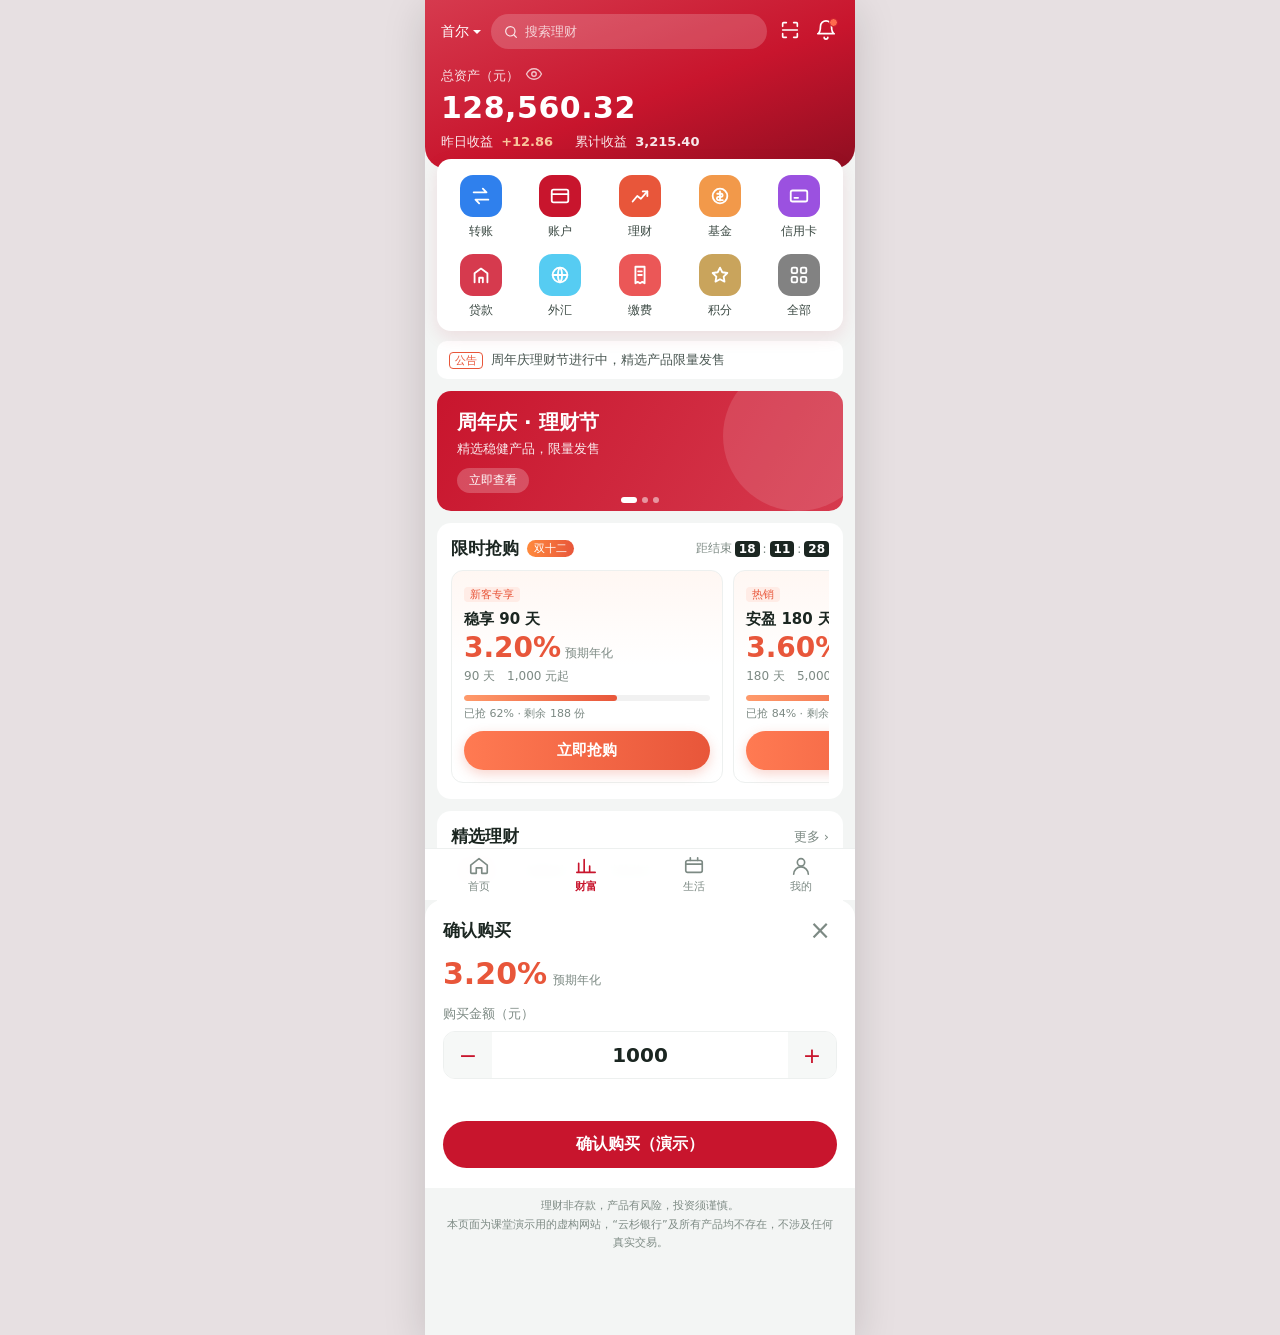
<file: index.html>
<!doctype html>
<html lang="zh">
<head>
  <meta charset="utf-8">
  <meta name="viewport" content="width=device-width, initial-scale=1, viewport-fit=cover">
  <meta name="theme-color" content="#c8152d">
  <title>云杉银行 · 财富</title>
  <link rel="stylesheet" href="style.css">
</head>
<body>
<div class="phone">
  <!-- 顶部 -->
  <header class="top">
    <div class="top-row">
      <span class="city">首尔 <i class="caret"></i></span>
      <label class="search"><svg viewBox="0 0 24 24"><circle cx="11" cy="11" r="7"/><path d="m20 20-3.5-3.5"/></svg><span class="search-field"><input id="search-input" type="text" aria-label="搜索"><span class="search-hint" id="search-hint"></span></span></label>
      <button class="icon-btn" aria-label="扫一扫"><svg viewBox="0 0 24 24"><path d="M4 8V5a1 1 0 0 1 1-1h3M16 4h3a1 1 0 0 1 1 1v3M20 16v3a1 1 0 0 1-1 1h-3M8 20H5a1 1 0 0 1-1-1v-3M4 12h16"/></svg></button>
      <button class="icon-btn badge" aria-label="消息"><svg viewBox="0 0 24 24"><path d="M6 8a6 6 0 1 1 12 0c0 7 3 8 3 8H3s3-1 3-8M10 20a2 2 0 0 0 4 0"/></svg></button>
    </div>

    <!-- 资产卡片 -->
    <section class="asset">
      <div class="asset-head"><span>总资产（元）</span><button class="eye" id="eye" aria-label="显示或隐藏金额"><svg viewBox="0 0 24 24"><path d="M2 12s3.5-7 10-7 10 7 10 7-3.5 7-10 7S2 12 2 12Z"/><circle cx="12" cy="12" r="3"/></svg></button></div>
      <div class="asset-num" data-v="128,560.32">128,560.32</div>
      <div class="asset-sub"><span>昨日收益 <b class="up" data-v="+12.86">+12.86</b></span><span>累计收益 <b data-v="3,215.40">3,215.40</b></span></div>
    </section>
  </header>

  <main>
    <!-- 金刚区 -->
    <nav class="grid" id="grid"></nav>

    <!-- 公告 -->
    <div class="notice"><span class="notice-tag">公告</span><div class="notice-roll" id="notice"></div></div>

    <!-- 轮播 -->
    <section class="banner" id="banner">
      <div class="slides" id="slides"></div>
      <div class="dots" id="dots"></div>
    </section>

    <!-- 限时抢购 -->
    <section class="block">
      <div class="block-head">
        <h2>限时抢购 <span class="fire">双十二</span></h2>
        <div class="countdown">距结束 <span id="cd-h">00</span>:<span id="cd-m">00</span>:<span id="cd-s">00</span></div>
      </div>
      <div class="flash" id="flash"></div>
    </section>

    <!-- 精选理财 -->
    <section class="block">
      <div class="block-head"><h2>精选理财</h2><a class="more" href="#">更多 ›</a></div>
      <div class="tabs" id="tabs"><button class="on" data-k="all">全部</button><button data-k="low">稳健低波</button><button data-k="mid">进阶收益</button></div>
      <ul class="list" id="list"></ul>
    </section>

    <p class="risk">理财非存款，产品有风险，投资须谨慎。<br>本页面为课堂演示用的虚构网站，“云杉银行”及所有产品均不存在，不涉及任何真实交易。</p>
  </main>

  <!-- 底部导航 -->
  <nav class="tabbar">
    <a href="#"><svg viewBox="0 0 24 24"><path d="M3 11 12 4l9 7v8a1 1 0 0 1-1 1h-5v-6H9v6H4a1 1 0 0 1-1-1z"/></svg>首页</a>
    <a href="#" class="on"><svg viewBox="0 0 24 24"><path d="M4 19V9M10 19V5M16 19v-7M22 19H2"/></svg>财富</a>
    <a href="#"><svg viewBox="0 0 24 24"><rect x="3" y="6" width="18" height="13" rx="2"/><path d="M3 10h18M8 3v3M16 3v3"/></svg>生活</a>
    <a href="#"><svg viewBox="0 0 24 24"><circle cx="12" cy="8" r="4"/><path d="M4 21a8 8 0 0 1 16 0"/></svg>我的</a>
  </nav>

  <!-- 购买弹层 -->
  <div class="mask" id="mask"></div>
  <section class="sheet" id="sheet" aria-hidden="true">
    <div class="sheet-head"><h3 id="sheet-title">确认购买</h3><button class="close" id="sheet-close" aria-label="关闭">×</button></div>
    <div class="sheet-body">
      <div class="sheet-rate"><b id="sheet-rate">3.20%</b><span>预期年化</span></div>
      <label class="amount">购买金额（元）<div class="stepper"><button data-d="-1000">−</button><input id="amount" inputmode="numeric" value="1000"><button data-d="1000">+</button></div></label>
      <p class="sheet-tip" id="sheet-tip"></p>
      <button class="confirm" id="confirm">确认购买（演示）</button>
    </div>
  </section>

  <div class="toast" id="toast"></div>
</div>
<script src="app.js"></script>
</body>
</html>
</file>
<file: style.css>
/* 云杉银行 · 财富频道（虚构演示页面）
   颜色都在 :root 里，改颜色只需要改这里 */
:root {
  --brand: #c8152d;
  --brand-2: #d63a4e;
  --brand-dark: #8f0e21;
  --accent: #e8563a;        /* 收益率、抢购按钮 */
  --gold: #c9a45c;
  --bg: #f3f5f4;
  --card: #ffffff;
  --text: #1b2621;
  --muted: #7d8a84;
  --line: #edf0ef;
  --radius: 14px;
}
* { box-sizing: border-box; -webkit-tap-highlight-color: transparent; }
html, body { margin: 0; scrollbar-width: none; -ms-overflow-style: none; }
html::-webkit-scrollbar, body::-webkit-scrollbar { display: none; }
body {
  font-family: -apple-system, "PingFang SC", "Microsoft YaHei", "Noto Sans CJK SC", system-ui, sans-serif;
  color: var(--text); background: #e7e0e2;
}
button, input { font: inherit; color: inherit; }
button { cursor: pointer; border: 0; background: none; }
a { color: inherit; text-decoration: none; }
svg { width: 22px; height: 22px; fill: none; stroke: currentColor; stroke-width: 1.8; stroke-linecap: round; stroke-linejoin: round; }

/* 手机外框：电脑上居中显示成手机宽度 */
.phone { position: relative; max-width: 430px; min-height: 100vh; margin: 0 auto; background: var(--bg); padding-bottom: 72px; overflow-x: hidden; }
@media (min-width: 600px) { .phone { box-shadow: 0 10px 40px rgba(0,0,0,.15); } }

/* 顶部 */
.top { background: linear-gradient(160deg, var(--brand-2), var(--brand) 55%, var(--brand-dark)); color: #fff; padding: 14px 16px 18px; border-radius: 0 0 22px 22px; }
.top-row { display: flex; align-items: center; gap: 10px; }
.city { font-size: 14px; white-space: nowrap; display: flex; align-items: center; gap: 4px; }
.caret { width: 0; height: 0; border: 4px solid transparent; border-top-color: #fff; margin-top: 4px; }
.search { flex: 1; display: flex; align-items: center; gap: 6px; background: rgba(255,255,255,.18); border-radius: 99px; padding: 7px 12px; }
.search svg { width: 16px; height: 16px; opacity: .85; }
.search-field { position: relative; flex: 1; min-width: 0; height: 21px; }
.search input { width: 100%; height: 21px; padding: 0; border: 0; outline: 0; background: none; color: #fff; font-size: 13px; line-height: 21px; }
.search-hint { position: absolute; left: 0; right: 0; top: 0; height: 21px; overflow: hidden; pointer-events: none; }
.search-hint span { display: block; height: 21px; line-height: 21px; font-size: 13px; white-space: nowrap; overflow: hidden; text-overflow: ellipsis; color: rgba(255,255,255,.75); transition: transform .5s; }
.search.has-value .search-hint { visibility: hidden; }
.icon-btn { color: #fff; position: relative; padding: 2px; }
.badge::after { content: ""; position: absolute; top: 1px; right: 1px; width: 7px; height: 7px; border-radius: 50%; background: #ff6a4d; border: 1.5px solid var(--brand); }

.asset { margin-top: 16px; }
.asset-head { display: flex; align-items: center; gap: 6px; font-size: 13px; opacity: .85; }
.eye { color: #fff; opacity: .85; padding: 0; }
.eye svg { width: 18px; height: 18px; }
.asset-num { font-size: 30px; font-weight: 700; letter-spacing: .5px; margin: 4px 0 8px; font-variant-numeric: tabular-nums; }
.asset-sub { display: flex; gap: 22px; font-size: 13px; opacity: .9; }
.asset-sub b { font-weight: 600; margin-left: 4px; }
.up { color: #ffd9a8; }

main { padding: 0 12px; }

/* 金刚区 */
.grid { display: grid; grid-template-columns: repeat(5, 1fr); gap: 14px 4px; background: var(--card); border-radius: var(--radius); padding: 16px 6px 12px; margin-top: -0px; transform: translateY(-10px); box-shadow: 0 6px 18px rgba(200,21,45,.10); }
.grid a { display: flex; flex-direction: column; align-items: center; gap: 6px; font-size: 12px; color: #3a4842; }
.grid .ic { width: 42px; height: 42px; border-radius: 13px; display: grid; place-items: center; color: #fff; }
.grid .ic svg { width: 22px; height: 22px; stroke-width: 2; }

/* 公告 */
.notice { display: flex; align-items: center; gap: 8px; background: var(--card); border-radius: 10px; padding: 9px 12px; font-size: 13px; overflow: hidden; }
.notice-tag { flex: none; font-size: 11px; color: var(--accent); border: 1px solid var(--accent); border-radius: 4px; padding: 0 5px; }
.notice-roll { height: 20px; overflow: hidden; flex: 1; position: relative; }
.notice-roll div { height: 20px; line-height: 20px; white-space: nowrap; overflow: hidden; text-overflow: ellipsis; color: #4a5752; transition: transform .5s; }

/* 轮播 */
.banner { position: relative; margin-top: 12px; border-radius: var(--radius); overflow: hidden; height: 120px; }
.slides { display: flex; height: 100%; transition: transform .6s ease; touch-action: pan-y; cursor: grab; }
.slides:active { cursor: grabbing; }
.slide { flex: 0 0 100%; height: 100%; padding: 18px 20px; color: #fff; display: flex; flex-direction: column; justify-content: center; position: relative; overflow: hidden; }
.slide h3 { margin: 0 0 4px; font-size: 20px; }
.slide p { margin: 0; font-size: 13px; opacity: .9; }
.slide .cta { margin-top: 10px; align-self: flex-start; font-size: 12px; background: rgba(255,255,255,.22); padding: 4px 12px; border-radius: 99px; }
.slide::after { content: ""; position: absolute; right: -30px; top: -30px; width: 150px; height: 150px; border-radius: 50%; background: rgba(255,255,255,.12); }
.dots { position: absolute; bottom: 8px; left: 0; right: 0; display: flex; justify-content: center; gap: 5px; }
.dots i { width: 6px; height: 6px; border-radius: 99px; background: rgba(255,255,255,.5); transition: width .3s; }
.dots i.on { width: 16px; background: #fff; }

/* 区块 */
.block { background: var(--card); border-radius: var(--radius); padding: 14px 14px 6px; margin-top: 12px; }
.block-head { display: flex; align-items: center; justify-content: space-between; margin-bottom: 10px; }
.block-head h2 { margin: 0; font-size: 17px; display: flex; align-items: center; gap: 8px; }
.fire { font-size: 11px; font-weight: 500; color: #fff; background: linear-gradient(90deg, #ff8a3d, var(--accent)); padding: 1px 7px; border-radius: 99px; }
.more { font-size: 13px; color: var(--muted); }
.countdown { font-size: 12px; color: var(--muted); display: flex; align-items: center; gap: 3px; }
.countdown span { background: var(--text); color: #fff; border-radius: 4px; padding: 1px 4px; font-variant-numeric: tabular-nums; font-weight: 600; }

/* 抢购卡片 */
.flash { display: flex; gap: 10px; overflow-x: auto; padding-bottom: 10px; scroll-snap-type: x mandatory; scrollbar-width: none; }
.flash::-webkit-scrollbar { display: none; }
.card { flex: 0 0 72%; scroll-snap-align: start; border: 1px solid var(--line); border-radius: 12px; padding: 12px; background: linear-gradient(180deg, #fff7f3, #fff 45%); }
.card .tag { font-size: 11px; color: var(--accent); background: #ffece6; padding: 1px 6px; border-radius: 4px; }
.card h4 { margin: 8px 0 2px; font-size: 15px; }
.rate { font-size: 28px; font-weight: 700; color: var(--accent); font-variant-numeric: tabular-nums; }
.rate small { font-size: 12px; color: var(--muted); font-weight: 400; margin-left: 4px; }
.meta { display: flex; gap: 12px; color: var(--muted); font-size: 12px; margin: 4px 0 10px; }
.bar { height: 6px; background: #f1f1f1; border-radius: 99px; overflow: hidden; }
.bar i { display: block; height: 100%; background: linear-gradient(90deg, #ff9a6b, var(--accent)); border-radius: 99px; }
.stock { font-size: 11px; color: var(--muted); margin: 5px 0 10px; }
.buy { width: 100%; padding: 10px; border-radius: 99px; background: linear-gradient(90deg, #ff7a52, var(--accent)); color: #fff; font-size: 15px; font-weight: 600; box-shadow: 0 4px 12px rgba(232,86,58,.25); }
.buy:disabled { background: #d5dbd8; box-shadow: none; cursor: not-allowed; }

/* 列表 */
.tabs { display: flex; gap: 8px; margin-bottom: 4px; }
.tabs button { font-size: 13px; padding: 4px 12px; border-radius: 99px; background: #f2f4f3; color: var(--muted); }
.tabs button.on { background: #fbe9ec; color: var(--brand); font-weight: 600; }
.list { list-style: none; margin: 0; padding: 0; }
.list li { display: flex; align-items: center; gap: 12px; padding: 14px 0; border-bottom: 1px solid var(--line); }
.list li:last-child { border-bottom: 0; }
.list .l { width: 96px; flex: none; }
.list .l b { display: block; font-size: 21px; color: var(--accent); font-variant-numeric: tabular-nums; }
.list .l span { font-size: 11px; color: var(--muted); }
.list .m { flex: 1; min-width: 0; }
.list .m h5 { margin: 0 0 5px; font-size: 15px; font-weight: 600; }
.list .m p { margin: 0; font-size: 12px; color: var(--muted); display: flex; gap: 6px; flex-wrap: wrap; }
.list .m em { font-style: normal; font-size: 11px; color: var(--brand); background: #fbe9ec; border-radius: 4px; padding: 0 5px; }
.list .go { font-size: 13px; color: var(--brand); border: 1px solid var(--brand); border-radius: 99px; padding: 3px 12px; flex: none; }

.risk { text-align: center; font-size: 11px; color: var(--muted); line-height: 1.7; margin: 16px 8px 10px; }

/* 底部导航 */
.tabbar { position: fixed; bottom: 0; left: 50%; transform: translateX(-50%); width: 100%; max-width: 430px; display: flex; background: rgba(255,255,255,.96); backdrop-filter: blur(10px); border-top: 1px solid var(--line); padding: 6px 0 calc(6px + env(safe-area-inset-bottom)); z-index: 5; }
.tabbar a { flex: 1; display: flex; flex-direction: column; align-items: center; gap: 2px; font-size: 11px; color: var(--muted); }
.tabbar a.on { color: var(--brand); font-weight: 600; }

/* 购买弹层 */
.mask { position: fixed; inset: 0; background: rgba(0,0,0,.45); opacity: 0; pointer-events: none; transition: opacity .25s; z-index: 10; }
.mask.show { opacity: 1; pointer-events: auto; }
.sheet { position: fixed; left: 50%; bottom: 0; width: 100%; max-width: 430px; transform: translate(-50%, 100%); background: #fff; border-radius: 18px 18px 0 0; z-index: 11; transition: transform .3s ease; padding-bottom: env(safe-area-inset-bottom); }
.sheet.show { transform: translate(-50%, 0); }
.sheet-head { display: flex; align-items: center; justify-content: space-between; padding: 16px 18px 6px; }
.sheet-head h3 { margin: 0; font-size: 17px; }
.close { font-size: 26px; color: var(--muted); line-height: 1; }
.sheet-body { padding: 6px 18px 20px; }
.sheet-rate b { font-size: 30px; color: var(--accent); }
.sheet-rate span { font-size: 12px; color: var(--muted); margin-left: 6px; }
.amount { display: block; font-size: 13px; color: var(--muted); margin-top: 14px; }
.stepper { display: flex; align-items: center; margin-top: 8px; border: 1px solid var(--line); border-radius: 12px; overflow: hidden; }
.stepper button { width: 48px; height: 46px; font-size: 22px; color: var(--brand); background: #f6f8f7; }
.stepper input { flex: 1; min-width: 0; height: 46px; border: 0; outline: 0; text-align: center; font-size: 20px; font-weight: 600; color: var(--text); }
.sheet-tip { font-size: 12px; color: var(--muted); min-height: 18px; }
.confirm { width: 100%; padding: 13px; border-radius: 99px; background: var(--brand); color: #fff; font-size: 16px; font-weight: 600; }

.toast { position: fixed; left: 50%; top: 45%; transform: translate(-50%, -50%) scale(.95); background: rgba(20,28,25,.88); color: #fff; padding: 12px 20px; border-radius: 12px; font-size: 14px; opacity: 0; pointer-events: none; transition: opacity .25s, transform .25s; z-index: 20; text-align: center; }
.toast.show { opacity: 1; transform: translate(-50%, -50%) scale(1); }
</file>
